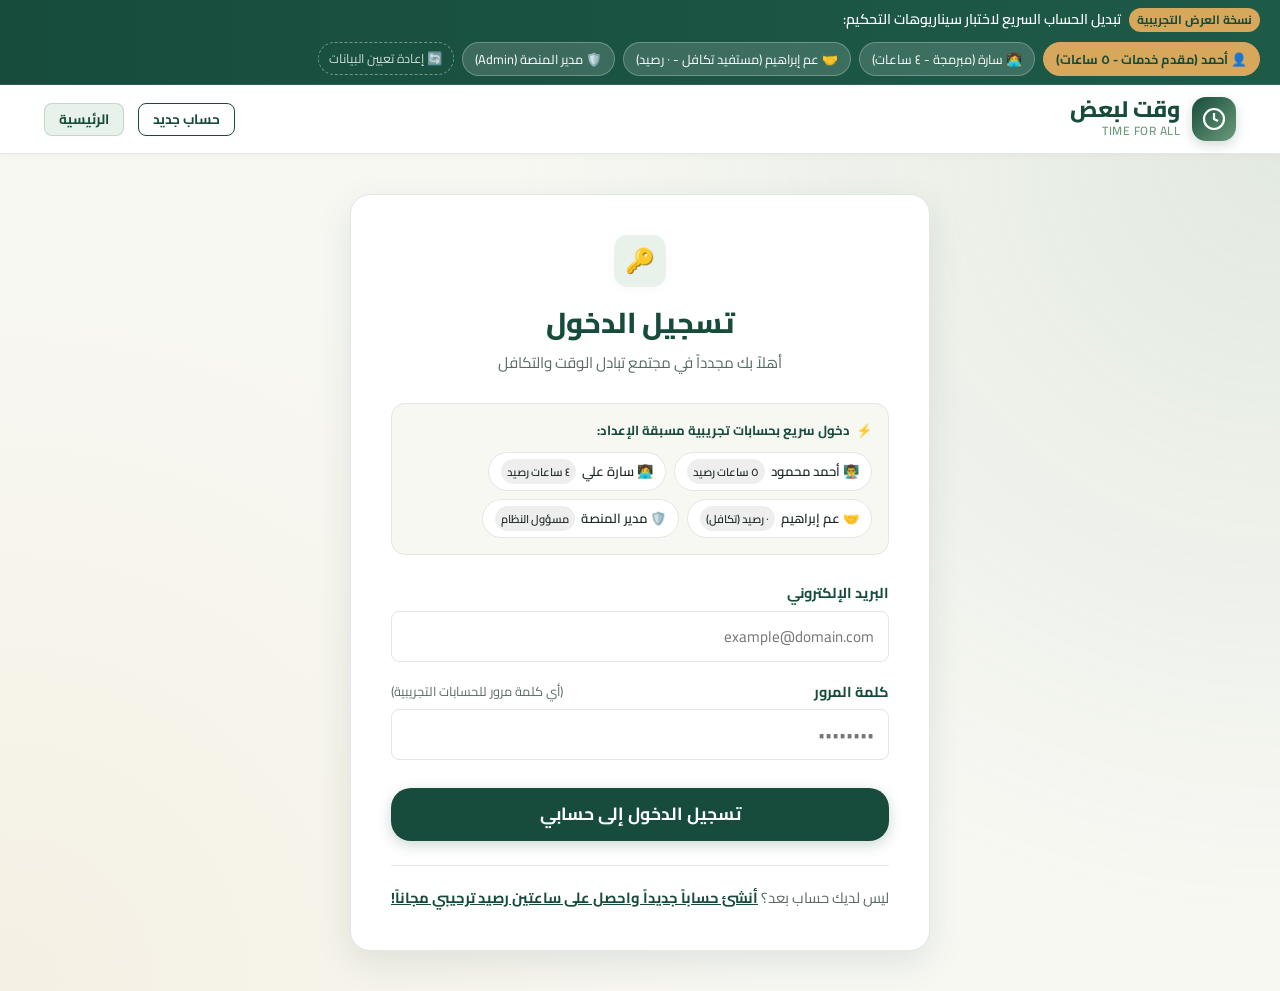
<file: time-for-all/login.html>
<!DOCTYPE html>
<html lang="ar" dir="rtl">
<head>
  <meta charset="UTF-8">
  <meta name="viewport" content="width=device-width, initial-scale=1.0">
  <title>تسجيل الدخول | وقت لبعض</title>
  
  <link rel="stylesheet" href="css/style.css">
  <link rel="stylesheet" href="css/auth.css">
  <link rel="stylesheet" href="css/responsive.css">
</head>
<body>

  <!-- Sticky Main Header -->
  <header class="main-header">
    <div class="nav-container">
      <a href="index.html" class="logo-brand">
        <div class="logo-icon-wrap">
          <svg width="24" height="24" viewBox="0 0 24 24" fill="none" stroke="currentColor" stroke-width="2.2">
            <circle cx="12" cy="12" r="10"></circle>
            <polyline points="12 6 12 12 16 14"></polyline>
          </svg>
        </div>
        <div class="logo-text-wrap">
          <span class="logo-main-title">وقت لبعض</span>
          <span class="logo-sub-title">TIME FOR ALL</span>
        </div>
      </a>

      <div class="nav-actions">
        <a href="register.html" class="btn btn-outline btn-sm">حساب جديد</a>
        <a href="index.html" class="btn btn-secondary btn-sm">الرئيسية</a>
      </div>
    </div>
  </header>

  <!-- Auth Content Wrapper -->
  <main class="auth-wrapper">
    <div class="auth-container">
      <div class="auth-header">
        <div class="auth-logo-badge">🔑</div>
        <h1 class="auth-title">تسجيل الدخول</h1>
        <p class="auth-subtitle">أهلاً بك مجدداً في مجتمع تبادل الوقت والتكافل</p>
      </div>

      <!-- Quick Fill Demo Accounts (For Hackathon Judges & Testing) -->
      <div class="demo-quick-login-box">
        <div class="demo-quick-title">
          <span>⚡</span>
          <span>دخول سريع بحسابات تجريبية مسبقة الإعداد:</span>
        </div>
        <div class="demo-pills-list">
          <button type="button" class="demo-user-pill" onclick="quickFillLogin('ahmed@example.com', 'password')">
            <span>👨‍🏫 أحمد محمود</span>
            <span class="badge-role">٥ ساعات رصيد</span>
          </button>
          <button type="button" class="demo-user-pill" onclick="quickFillLogin('sara@example.com', 'password')">
            <span>👩‍💻 سارة علي</span>
            <span class="badge-role">٤ ساعات رصيد</span>
          </button>
          <button type="button" class="demo-user-pill" onclick="quickFillLogin('ibrahim@example.com', 'password')">
            <span>🤝 عم إبراهيم</span>
            <span class="badge-role">٠ رصيد (تكافل)</span>
          </button>
          <button type="button" class="demo-user-pill" onclick="quickFillLogin('admin@waqt.org', 'admin')">
            <span>🛡️ مدير المنصة</span>
            <span class="badge-role">مسؤول النظام</span>
          </button>
        </div>
      </div>

      <!-- Login Form -->
      <form id="login-form">
        <div class="form-group">
          <label class="form-label" for="login-email">البريد الإلكتروني</label>
          <input type="email" id="login-email" class="form-control" placeholder="example@domain.com" required autocomplete="email">
        </div>

        <div class="form-group">
          <div style="display: flex; justify-content: space-between; align-items: center; margin-bottom: 6px;">
            <label class="form-label" for="login-password" style="margin-bottom: 0;">كلمة المرور</label>
            <span style="font-size: 0.8rem; color: var(--text-muted);">(أي كلمة مرور للحسابات التجريبية)</span>
          </div>
          <input type="password" id="login-password" class="form-control" placeholder="••••••••" required autocomplete="current-password">
        </div>

        <button type="submit" class="btn btn-primary btn-block btn-lg" style="margin-top: 10px;">
          تسجيل الدخول إلى حسابي
        </button>
      </form>

      <div class="auth-footer-links">
        ليس لديك حساب بعد؟ <a href="register.html">أنشئ حساباً جديداً واحصل على ساعتين رصيد ترحيبي مجاناً!</a>
      </div>
    </div>
  </main>

  <!-- Scripts -->
  <script src="js/storage.js"></script>
  <script src="js/app.js"></script>
  <script src="js/auth.js"></script>
</body>
</html>
</file>
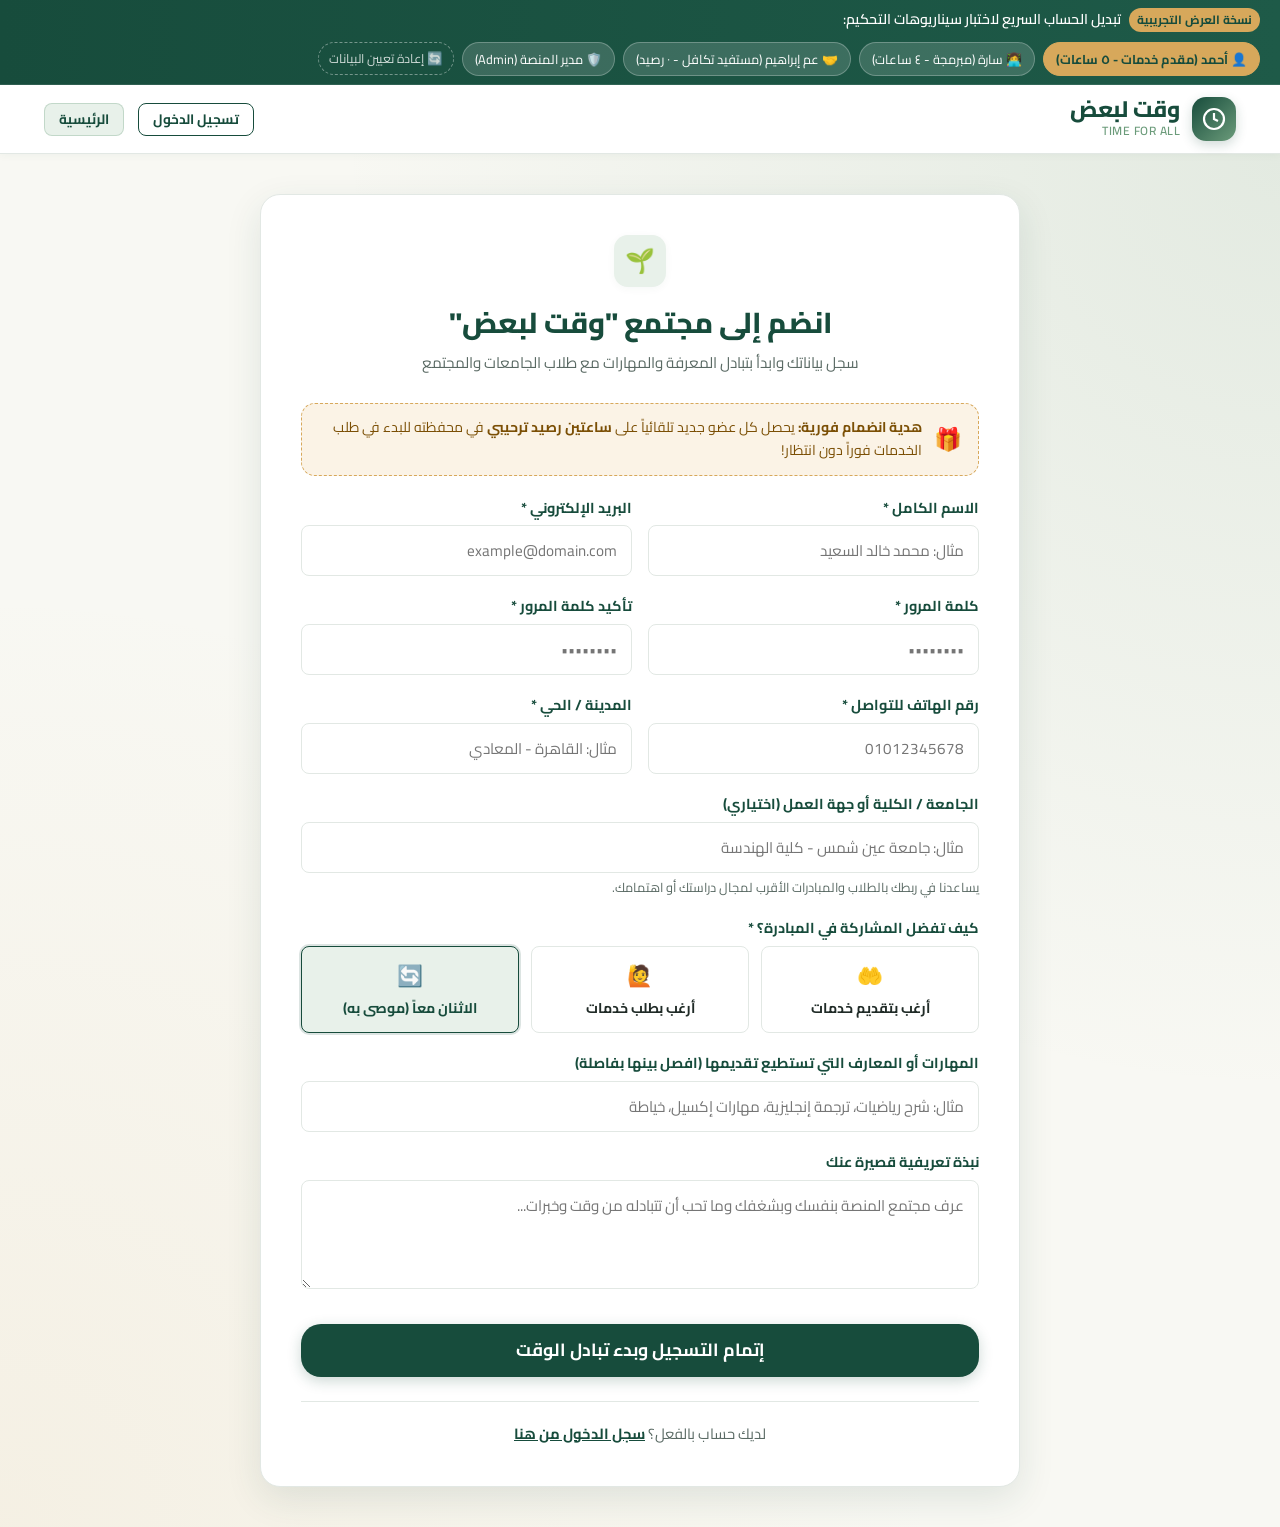
<file: time-for-all/register.html>
<!DOCTYPE html>
<html lang="ar" dir="rtl">
<head>
  <meta charset="UTF-8">
  <meta name="viewport" content="width=device-width, initial-scale=1.0">
  <title>إنشاء حساب جديد | وقت لبعض</title>
  
  <link rel="stylesheet" href="css/style.css">
  <link rel="stylesheet" href="css/auth.css">
  <link rel="stylesheet" href="css/responsive.css">
</head>
<body>

  <!-- Header -->
  <header class="main-header">
    <div class="nav-container">
      <a href="index.html" class="logo-brand">
        <div class="logo-icon-wrap">
          <svg width="24" height="24" viewBox="0 0 24 24" fill="none" stroke="currentColor" stroke-width="2.2">
            <circle cx="12" cy="12" r="10"></circle>
            <polyline points="12 6 12 12 16 14"></polyline>
          </svg>
        </div>
        <div class="logo-text-wrap">
          <span class="logo-main-title">وقت لبعض</span>
          <span class="logo-sub-title">TIME FOR ALL</span>
        </div>
      </a>

      <div class="nav-actions">
        <a href="login.html" class="btn btn-outline btn-sm">تسجيل الدخول</a>
        <a href="index.html" class="btn btn-secondary btn-sm">الرئيسية</a>
      </div>
    </div>
  </header>

  <!-- Auth Content Wrapper -->
  <main class="auth-wrapper">
    <div class="auth-container register-wide">
      <div class="auth-header">
        <div class="auth-logo-badge">🌱</div>
        <h1 class="auth-title">انضم إلى مجتمع "وقت لبعض"</h1>
        <p class="auth-subtitle">سجل بياناتك وابدأ بتبادل المعرفة والمهارات مع طلاب الجامعات والمجتمع</p>
      </div>

      <!-- Welcome Bonus Announcement -->
      <div class="welcome-bonus-banner">
        <span style="font-size: 1.4rem;">🎁</span>
        <div>
          <strong>هدية انضمام فورية:</strong>
          <span>يحصل كل عضو جديد تلقائياً على <strong>ساعتين رصيد ترحيبي</strong> في محفظته للبدء في طلب الخدمات فوراً دون انتظار!</span>
        </div>
      </div>

      <!-- Registration Form -->
      <form id="register-form">
        <!-- Row 1: Name & Email -->
        <div class="form-row">
          <div class="form-group">
            <label class="form-label" for="reg-name">الاسم الكامل *</label>
            <input type="text" id="reg-name" class="form-control" placeholder="مثال: محمد خالد السعيد" required>
          </div>
          <div class="form-group">
            <label class="form-label" for="reg-email">البريد الإلكتروني *</label>
            <input type="email" id="reg-email" class="form-control" placeholder="example@domain.com" required>
          </div>
        </div>

        <!-- Row 2: Passwords -->
        <div class="form-row">
          <div class="form-group">
            <label class="form-label" for="reg-password">كلمة المرور *</label>
            <input type="password" id="reg-password" class="form-control" placeholder="••••••••" required minlength="4">
          </div>
          <div class="form-group">
            <label class="form-label" for="reg-password-confirm">تأكيد كلمة المرور *</label>
            <input type="password" id="reg-password-confirm" class="form-control" placeholder="••••••••" required minlength="4">
          </div>
        </div>

        <!-- Row 3: Phone & City -->
        <div class="form-row">
          <div class="form-group">
            <label class="form-label" for="reg-phone">رقم الهاتف للتواصل *</label>
            <input type="tel" id="reg-phone" class="form-control" placeholder="01012345678" required>
          </div>
          <div class="form-group">
            <label class="form-label" for="reg-city">المدينة / الحي *</label>
            <input type="text" id="reg-city" class="form-control" placeholder="مثال: القاهرة - المعادي" required>
          </div>
        </div>

        <!-- Row 4: University / Org (Optional) -->
        <div class="form-group">
          <label class="form-label" for="reg-university">الجامعة / الكلية أو جهة العمل (اختياري)</label>
          <input type="text" id="reg-university" class="form-control" placeholder="مثال: جامعة عين شمس - كلية الهندسة">
          <div class="form-help">يساعدنا في ربطك بالطلاب والمبادرات الأقرب لمجال دراستك أو اهتمامك.</div>
        </div>

        <!-- Row 5: Participation Type -->
        <div class="form-group">
          <label class="form-label">كيف تفضل المشاركة في المبادرة؟ *</label>
          <div class="radio-group-boxes">
            <div class="radio-box-item">
              <input type="radio" name="participationType" id="type-provider" value="provider">
              <label for="type-provider" class="radio-box-label">
                <span style="font-size: 1.3rem;">🤲</span>
                <span>أرغب بتقديم خدمات</span>
              </label>
            </div>
            <div class="radio-box-item">
              <input type="radio" name="participationType" id="type-requester" value="requester">
              <label for="type-requester" class="radio-box-label">
                <span style="font-size: 1.3rem;">🙋</span>
                <span>أرغب بطلب خدمات</span>
              </label>
            </div>
            <div class="radio-box-item">
              <input type="radio" name="participationType" id="type-both" value="both" checked>
              <label for="type-both" class="radio-box-label">
                <span style="font-size: 1.3rem;">🔄</span>
                <span>الاثنان معاً (موصى به)</span>
              </label>
            </div>
          </div>
        </div>

        <!-- Row 6: Skills -->
        <div class="form-group">
          <label class="form-label" for="reg-skills">المهارات أو المعارف التي تستطيع تقديمها (افصل بينها بفاصلة)</label>
          <input type="text" id="reg-skills" class="form-control" placeholder="مثال: شرح رياضيات، ترجمة إنجليزية، مهارات إكسيل، خياطة">
        </div>

        <!-- Row 7: Short Bio -->
        <div class="form-group">
          <label class="form-label" for="reg-bio">نبذة تعريفية قصيرة عنك</label>
          <textarea id="reg-bio" class="form-control" rows="3" placeholder="عرف مجتمع المنصة بنفسك وبشغفك وما تحب أن تتبادله من وقت وخبرات..."></textarea>
        </div>

        <button type="submit" class="btn btn-primary btn-block btn-lg" style="margin-top: 10px;">
          إتمام التسجيل وبدء تبادل الوقت
        </button>
      </form>

      <div class="auth-footer-links">
        لديك حساب بالفعل؟ <a href="login.html">سجل الدخول من هنا</a>
      </div>
    </div>
  </main>

  <!-- Scripts -->
  <script src="js/storage.js"></script>
  <script src="js/app.js"></script>
  <script src="js/auth.js"></script>
</body>
</html>
</file>
<file: time-for-all/css/style.css>
/* ==========================================================================
   وقت لبعض | Time for All - Design System & Base Styling
   A Human-Centered Time Banking & Social Impact Platform
   ========================================================================== */

@import url('https://fonts.googleapis.com/css2?family=Cairo:wght@400;500;600;700;800;900&family=Tajawal:wght@400;500;700;800&family=Inter:wght@400;500;600;700&display=swap');

:root {
  /* Brand Palette */
  --primary: #174C3C;        /* Deep Forest Green */
  --primary-hover: #123d30;
  --primary-light: #235e4d;
  --secondary: #6B9B7A;      /* Soft Sage Green */
  --secondary-light: #d6e8dc;
  --light-green: #E8F1EA;    /* Pale minty background */
  --bg-warm: #F8F8F3;        /* Warm off-white */
  --accent: #D7A85B;         /* Subtle Gold / Amber */
  --accent-hover: #c49649;
  --accent-light: #fbf3e6;
  --text-dark: #202B27;      /* Deep slate green text */
  --text-muted: #5A6A64;     /* Medium gray-green */
  --text-light: #8E9E98;
  --white: #FFFFFF;
  --border-color: #E2E8E4;
  --border-focus: #6B9B7A;
  
  /* Status Colors */
  --status-pending: #E09F3E;
  --status-pending-bg: #FEF7EE;
  --status-approved: #2D6A4F;
  --status-approved-bg: #EAF4EE;
  --status-rejected: #C94A4A;
  --status-rejected-bg: #FDECEC;
  --status-info: #3E848C;
  --status-info-bg: #EDF7F8;
  
  /* Shadows & Radius */
  --radius-sm: 8px;
  --radius-md: 14px;
  --radius-lg: 20px;
  --radius-full: 9999px;
  --shadow-sm: 0 2px 8px rgba(23, 76, 60, 0.04);
  --shadow-md: 0 6px 20px rgba(23, 76, 60, 0.07);
  --shadow-lg: 0 12px 36px rgba(23, 76, 60, 0.11);
  --shadow-glow: 0 0 25px rgba(215, 168, 91, 0.25);
  
  /* Transitions */
  --transition: all 0.25s cubic-bezier(0.2, 0.8, 0.2, 1);
}

/* Base Reset & RTL */
*, *::before, *::after {
  box-sizing: border-box;
  margin: 0;
  padding: 0;
}

html {
  font-size: 16px;
  scroll-behavior: smooth;
  direction: rtl;
  text-align: right;
}

body {
  font-family: 'Cairo', 'Tajawal', -apple-system, BlinkMacSystemFont, 'Segoe UI', Roboto, sans-serif;
  background-color: var(--bg-warm);
  color: var(--text-dark);
  line-height: 1.65;
  overflow-x: hidden;
  min-height: 100vh;
  display: flex;
  flex-direction: column;
}

a {
  color: inherit;
  text-decoration: none;
  transition: var(--transition);
}

ul, ol {
  list-style: none;
}

img {
  max-width: 100%;
  height: auto;
  display: block;
}

button, input, select, textarea {
  font-family: inherit;
  font-size: 1rem;
}

/* Typography Helpers */
h1, h2, h3, h4, h5, h6 {
  color: var(--primary);
  font-weight: 700;
  line-height: 1.35;
}

.text-accent { color: var(--accent); }
.text-primary { color: var(--primary); }
.text-secondary { color: var(--secondary); }
.text-muted { color: var(--text-muted); }

/* Demo Quick Switcher Header Banner */
.demo-bar {
  background: linear-gradient(90deg, #174c3c 0%, #1e5a48 100%);
  color: var(--white);
  padding: 8px 16px;
  font-size: 0.88rem;
  border-bottom: 1px solid rgba(255, 255, 255, 0.1);
  position: relative;
  z-index: 1010;
}

.demo-bar-inner {
  max-width: 1240px;
  margin: 0 auto;
  display: flex;
  align-items: center;
  justify-content: space-between;
  flex-wrap: wrap;
  gap: 10px;
}

.demo-bar-title {
  display: flex;
  align-items: center;
  gap: 8px;
  font-weight: 600;
}

.demo-bar-title .pill-tag {
  background: var(--accent);
  color: #174C3C;
  font-size: 0.75rem;
  padding: 2px 8px;
  border-radius: var(--radius-full);
  font-weight: 700;
}

.demo-switch-group {
  display: flex;
  align-items: center;
  gap: 8px;
  flex-wrap: wrap;
}

.demo-switch-btn {
  background: rgba(255, 255, 255, 0.15);
  border: 1px solid rgba(255, 255, 255, 0.25);
  color: #fff;
  padding: 4px 12px;
  border-radius: var(--radius-full);
  font-size: 0.8rem;
  cursor: pointer;
  transition: var(--transition);
  display: inline-flex;
  align-items: center;
  gap: 5px;
}

.demo-switch-btn:hover {
  background: rgba(255, 255, 255, 0.3);
  transform: translateY(-1px);
}

.demo-switch-btn.active {
  background: var(--accent);
  color: var(--primary);
  font-weight: 700;
  border-color: var(--accent);
}

.demo-reset-btn {
  background: transparent;
  color: rgba(255, 255, 255, 0.8);
  border: 1px dashed rgba(255, 255, 255, 0.4);
  padding: 4px 10px;
  border-radius: var(--radius-full);
  font-size: 0.78rem;
  cursor: pointer;
}
.demo-reset-btn:hover {
  background: rgba(200, 50, 50, 0.3);
  color: #fff;
}

/* Main Navigation Bar */
.main-header {
  position: sticky;
  top: 0;
  background: rgba(255, 255, 255, 0.95);
  backdrop-filter: blur(12px);
  -webkit-backdrop-filter: blur(12px);
  border-bottom: 1px solid var(--border-color);
  z-index: 1000;
  box-shadow: var(--shadow-sm);
  transition: var(--transition);
}

.nav-container {
  max-width: 1240px;
  margin: 0 auto;
  padding: 12px 24px;
  display: flex;
  align-items: center;
  justify-content: space-between;
}

.logo-brand {
  display: flex;
  align-items: center;
  gap: 12px;
}

.logo-icon-wrap {
  width: 44px;
  height: 44px;
  background: linear-gradient(135deg, var(--primary) 0%, var(--secondary) 100%);
  border-radius: var(--radius-md);
  display: flex;
  align-items: center;
  justify-content: center;
  color: var(--white);
  box-shadow: 0 4px 12px rgba(23, 76, 60, 0.2);
}

.logo-text-wrap {
  display: flex;
  flex-direction: column;
}

.logo-main-title {
  font-size: 1.4rem;
  font-weight: 800;
  color: var(--primary);
  line-height: 1.1;
}

.logo-sub-title {
  font-size: 0.75rem;
  font-weight: 600;
  color: var(--secondary);
  letter-spacing: 0.5px;
}

.nav-menu {
  display: flex;
  align-items: center;
  gap: 24px;
}

.nav-link {
  font-weight: 600;
  color: var(--text-muted);
  padding: 6px 4px;
  position: relative;
}

.nav-link:hover, .nav-link.active {
  color: var(--primary);
}

.nav-link.active::after {
  content: '';
  position: absolute;
  bottom: 0;
  right: 0;
  left: 0;
  height: 2.5px;
  background: var(--primary);
  border-radius: 2px;
}

.nav-actions {
  display: flex;
  align-items: center;
  gap: 14px;
}

/* User Pill in Header (When Logged in) */
.user-nav-profile {
  display: flex;
  align-items: center;
  gap: 12px;
  background: var(--light-green);
  padding: 5px 12px 5px 6px;
  border-radius: var(--radius-full);
  border: 1px solid rgba(107, 155, 122, 0.3);
  cursor: pointer;
  position: relative;
}

.user-nav-avatar {
  width: 34px;
  height: 34px;
  border-radius: 50%;
  object-fit: cover;
  border: 2px solid var(--white);
}

.user-nav-info {
  display: flex;
  flex-direction: column;
  line-height: 1.2;
}

.user-nav-name {
  font-size: 0.85rem;
  font-weight: 700;
  color: var(--primary);
}

.user-nav-balance {
  font-size: 0.75rem;
  font-weight: 600;
  color: var(--secondary);
  display: flex;
  align-items: center;
  gap: 4px;
}

/* Notification Bell */
.notif-bell-btn {
  background: var(--bg-warm);
  border: 1px solid var(--border-color);
  width: 40px;
  height: 40px;
  border-radius: 50%;
  display: flex;
  align-items: center;
  justify-content: center;
  cursor: pointer;
  position: relative;
  color: var(--primary);
  transition: var(--transition);
}

.notif-bell-btn:hover {
  background: var(--light-green);
  color: var(--primary);
}

.notif-badge {
  position: absolute;
  top: -3px;
  left: -3px;
  background: var(--accent);
  color: var(--primary);
  font-size: 0.7rem;
  font-weight: 800;
  width: 18px;
  height: 18px;
  border-radius: 50%;
  display: flex;
  align-items: center;
  justify-content: center;
  border: 2px solid var(--white);
}

/* Mobile Toggle */
.mobile-nav-toggle {
  display: none;
  background: transparent;
  border: none;
  color: var(--primary);
  cursor: pointer;
  padding: 8px;
}

/* Buttons System */
.btn {
  display: inline-flex;
  align-items: center;
  justify-content: center;
  gap: 8px;
  padding: 10px 22px;
  font-weight: 700;
  border-radius: var(--radius-md);
  cursor: pointer;
  transition: var(--transition);
  border: none;
  text-decoration: none;
  line-height: 1.4;
  white-space: nowrap;
}

.btn-primary {
  background: var(--primary);
  color: var(--white);
  box-shadow: 0 4px 14px rgba(23, 76, 60, 0.22);
}

.btn-primary:hover {
  background: var(--primary-hover);
  transform: translateY(-2px);
  box-shadow: 0 6px 18px rgba(23, 76, 60, 0.3);
}

.btn-secondary {
  background: var(--light-green);
  color: var(--primary);
  border: 1px solid rgba(107, 155, 122, 0.3);
}

.btn-secondary:hover {
  background: #dbeef0;
  color: var(--primary-hover);
}

.btn-outline {
  background: transparent;
  color: var(--primary);
  border: 1.5px solid var(--primary);
}

.btn-outline:hover {
  background: var(--primary);
  color: var(--white);
}

.btn-accent {
  background: var(--accent);
  color: var(--primary);
  box-shadow: 0 4px 14px rgba(215, 168, 91, 0.3);
}

.btn-accent:hover {
  background: var(--accent-hover);
  color: #fff;
  transform: translateY(-2px);
}

.btn-danger {
  background: var(--status-rejected);
  color: var(--white);
}
.btn-danger:hover {
  background: #b23a3a;
}

.btn-sm {
  padding: 6px 14px;
  font-size: 0.85rem;
  border-radius: var(--radius-sm);
}

.btn-lg {
  padding: 14px 30px;
  font-size: 1.1rem;
  border-radius: var(--radius-lg);
}

.btn-block {
  width: 100%;
}

/* Badges */
.badge {
  display: inline-flex;
  align-items: center;
  gap: 5px;
  padding: 4px 10px;
  border-radius: var(--radius-full);
  font-size: 0.78rem;
  font-weight: 700;
}

.badge-solidarity {
  background: var(--accent-light);
  color: #a06e1e;
  border: 1px solid rgba(215, 168, 91, 0.4);
}

.badge-online {
  background: #e6f4ea;
  color: #137333;
}

.badge-inperson {
  background: #e8f0fe;
  color: #1a73e8;
}

.badge-pending {
  background: var(--status-pending-bg);
  color: var(--status-pending);
}

.badge-scheduled, .badge-accepted {
  background: #e8f0fe;
  color: #1967d2;
}

.badge-completed {
  background: var(--status-approved-bg);
  color: var(--status-approved);
}

.badge-rejected, .badge-cancelled {
  background: var(--status-rejected-bg);
  color: var(--status-rejected);
}

/* Layout Container */
.container {
  max-width: 1240px;
  margin: 0 auto;
  padding: 0 24px;
}

.section-padding {
  padding: 70px 0;
}

/* Section Header */
.section-header {
  text-align: center;
  max-width: 680px;
  margin: 0 auto 50px auto;
}

.section-subtitle {
  font-size: 0.95rem;
  font-weight: 700;
  color: var(--secondary);
  text-transform: uppercase;
  letter-spacing: 1px;
  margin-bottom: 8px;
  display: inline-block;
}

.section-title {
  font-size: 2.2rem;
  font-weight: 800;
  color: var(--primary);
  margin-bottom: 14px;
}

.section-desc {
  font-size: 1.05rem;
  color: var(--text-muted);
}

/* Hero Section */
.hero-section {
  position: relative;
  padding: 60px 0 80px 0;
  background: linear-gradient(180deg, #F8F8F3 0%, #E8F1EA 100%);
  overflow: hidden;
}

.hero-grid {
  display: grid;
  grid-template-columns: 1.15fr 0.85fr;
  align-items: center;
  gap: 50px;
}

.hero-tag {
  display: inline-flex;
  align-items: center;
  gap: 8px;
  background: var(--white);
  padding: 6px 16px;
  border-radius: var(--radius-full);
  font-size: 0.88rem;
  font-weight: 700;
  color: var(--primary);
  box-shadow: var(--shadow-sm);
  margin-bottom: 20px;
  border: 1px solid var(--border-color);
}

.hero-tag span {
  color: var(--accent);
}

.hero-title {
  font-size: 3.2rem;
  font-weight: 900;
  line-height: 1.25;
  color: var(--primary);
  margin-bottom: 20px;
}

.hero-title .highlight {
  color: var(--secondary);
  position: relative;
  display: inline-block;
}

.hero-desc {
  font-size: 1.2rem;
  color: var(--text-muted);
  line-height: 1.7;
  margin-bottom: 34px;
}

.hero-buttons {
  display: flex;
  align-items: center;
  gap: 16px;
  flex-wrap: wrap;
  margin-bottom: 36px;
}

.hero-trust-badges {
  display: flex;
  align-items: center;
  gap: 24px;
  border-top: 1px solid rgba(23, 76, 60, 0.1);
  padding-top: 24px;
}

.trust-item {
  display: flex;
  align-items: center;
  gap: 10px;
  font-size: 0.9rem;
  font-weight: 600;
  color: var(--text-muted);
}

.trust-icon {
  width: 32px;
  height: 32px;
  border-radius: 50%;
  background: var(--white);
  display: flex;
  align-items: center;
  justify-content: center;
  color: var(--primary);
  box-shadow: var(--shadow-sm);
}

/* Hero Visual Graphic / Card */
.hero-visual-wrap {
  position: relative;
}

.hero-card-main {
  background: var(--white);
  border-radius: var(--radius-lg);
  padding: 28px;
  box-shadow: var(--shadow-lg);
  border: 1px solid rgba(107, 155, 122, 0.2);
  position: relative;
  z-index: 2;
}

.hero-time-circle {
  width: 140px;
  height: 140px;
  margin: 0 auto 20px auto;
  border-radius: 50%;
  background: linear-gradient(135deg, var(--light-green) 0%, #fff 100%);
  border: 6px solid var(--white);
  box-shadow: var(--shadow-md);
  display: flex;
  flex-direction: column;
  align-items: center;
  justify-content: center;
  text-align: center;
}

.hero-time-circle .num {
  font-size: 2.4rem;
  font-weight: 900;
  color: var(--primary);
  line-height: 1;
}

.hero-time-circle .lbl {
  font-size: 0.85rem;
  font-weight: 700;
  color: var(--secondary);
}

.hero-exchange-row {
  display: flex;
  align-items: center;
  justify-content: space-between;
  background: var(--bg-warm);
  padding: 14px 18px;
  border-radius: var(--radius-md);
  margin-bottom: 16px;
}

.hero-user-mini {
  display: flex;
  align-items: center;
  gap: 10px;
}

.hero-user-mini img {
  width: 42px;
  height: 42px;
  border-radius: 50%;
  object-fit: cover;
}

.hero-user-mini .name {
  font-weight: 700;
  font-size: 0.9rem;
  color: var(--primary);
}

.hero-user-mini .skill {
  font-size: 0.78rem;
  color: var(--text-muted);
}

.hero-exchange-badge {
  background: var(--accent-light);
  color: #9d6812;
  font-weight: 800;
  font-size: 0.85rem;
  padding: 4px 12px;
  border-radius: var(--radius-full);
}

.hero-floating-card {
  position: absolute;
  background: var(--white);
  border-radius: var(--radius-md);
  padding: 14px 18px;
  box-shadow: var(--shadow-lg);
  display: flex;
  align-items: center;
  gap: 12px;
  border: 1px solid var(--border-color);
  z-index: 3;
}

.hero-floating-1 {
  bottom: -20px;
  right: -25px;
}

.hero-floating-2 {
  top: -15px;
  left: -20px;
}

/* How It Works Section */
.steps-grid {
  display: grid;
  grid-template-columns: repeat(4, 1fr);
  gap: 24px;
  position: relative;
}

.step-card {
  background: var(--white);
  border-radius: var(--radius-lg);
  padding: 30px 24px;
  text-align: center;
  box-shadow: var(--shadow-sm);
  border: 1px solid var(--border-color);
  transition: var(--transition);
  position: relative;
}

.step-card:hover {
  transform: translateY(-6px);
  box-shadow: var(--shadow-md);
  border-color: var(--secondary);
}

.step-num-badge {
  width: 44px;
  height: 44px;
  background: var(--light-green);
  color: var(--primary);
  font-size: 1.2rem;
  font-weight: 800;
  border-radius: 50%;
  display: flex;
  align-items: center;
  justify-content: center;
  margin: 0 auto 18px auto;
  border: 2px solid var(--white);
  box-shadow: var(--shadow-sm);
}

.step-title {
  font-size: 1.15rem;
  font-weight: 700;
  margin-bottom: 10px;
  color: var(--primary);
}

.step-desc {
  font-size: 0.92rem;
  color: var(--text-muted);
  line-height: 1.55;
}

/* Features Grid */
.features-grid {
  display: grid;
  grid-template-columns: repeat(3, 1fr);
  gap: 28px;
}

.feature-card {
  background: var(--white);
  border-radius: var(--radius-lg);
  padding: 32px 26px;
  box-shadow: var(--shadow-sm);
  border: 1px solid var(--border-color);
  transition: var(--transition);
}

.feature-card:hover {
  transform: translateY(-5px);
  box-shadow: var(--shadow-md);
  border-color: var(--secondary);
}

.feature-icon-box {
  width: 58px;
  height: 58px;
  border-radius: var(--radius-md);
  background: var(--light-green);
  color: var(--primary);
  display: flex;
  align-items: center;
  justify-content: center;
  margin-bottom: 20px;
}

.feature-title {
  font-size: 1.25rem;
  font-weight: 700;
  margin-bottom: 12px;
  color: var(--primary);
}

.feature-desc {
  font-size: 0.95rem;
  color: var(--text-muted);
  line-height: 1.6;
}

/* Impact Statistics */
.impact-section {
  background: var(--primary);
  color: var(--white);
  border-radius: var(--radius-lg);
  padding: 60px 40px;
  margin: 40px auto;
  position: relative;
  overflow: hidden;
}

.impact-header {
  text-align: center;
  max-width: 600px;
  margin: 0 auto 40px auto;
}

.impact-header h2 {
  color: var(--white);
  font-size: 2.2rem;
  margin-bottom: 10px;
}

.impact-header p {
  color: rgba(255, 255, 255, 0.8);
  font-size: 1rem;
}

.impact-grid {
  display: grid;
  grid-template-columns: repeat(4, 1fr);
  gap: 24px;
}

.impact-stat-card {
  background: rgba(255, 255, 255, 0.08);
  border: 1px solid rgba(255, 255, 255, 0.15);
  border-radius: var(--radius-md);
  padding: 26px 20px;
  text-align: center;
  backdrop-filter: blur(8px);
}

.impact-number {
  font-size: 2.8rem;
  font-weight: 900;
  color: var(--accent);
  line-height: 1.1;
  margin-bottom: 8px;
}

.impact-label {
  font-size: 1rem;
  font-weight: 600;
  color: var(--white);
  margin-bottom: 6px;
}

.impact-demo-note {
  font-size: 0.75rem;
  color: rgba(255, 255, 255, 0.6);
}

/* Services Marketplace Cards */
.services-grid {
  display: grid;
  grid-template-columns: repeat(3, 1fr);
  gap: 28px;
}

.service-card {
  background: var(--white);
  border-radius: var(--radius-lg);
  border: 1px solid var(--border-color);
  box-shadow: var(--shadow-sm);
  overflow: hidden;
  transition: var(--transition);
  display: flex;
  flex-direction: column;
}

.service-card:hover {
  transform: translateY(-5px);
  box-shadow: var(--shadow-md);
  border-color: var(--secondary);
}

.service-card-body {
  padding: 24px;
  flex: 1;
  display: flex;
  flex-direction: column;
}

.service-card-top {
  display: flex;
  align-items: center;
  justify-content: space-between;
  margin-bottom: 14px;
}

.service-category {
  font-size: 0.8rem;
  font-weight: 700;
  color: var(--secondary);
  background: var(--light-green);
  padding: 4px 10px;
  border-radius: var(--radius-full);
}

.service-duration-badge {
  display: flex;
  align-items: center;
  gap: 4px;
  font-size: 0.85rem;
  font-weight: 700;
  color: var(--primary);
  background: var(--bg-warm);
  padding: 4px 10px;
  border-radius: var(--radius-full);
  border: 1px solid var(--border-color);
}

.service-card-title {
  font-size: 1.15rem;
  font-weight: 700;
  color: var(--primary);
  margin-bottom: 10px;
  line-height: 1.4;
}

.service-card-desc {
  font-size: 0.92rem;
  color: var(--text-muted);
  line-height: 1.55;
  margin-bottom: 20px;
  flex: 1;
}

.service-provider-info {
  display: flex;
  align-items: center;
  justify-content: space-between;
  border-top: 1px solid var(--border-color);
  padding-top: 16px;
  margin-bottom: 16px;
}

.provider-meta {
  display: flex;
  align-items: center;
  gap: 10px;
}

.provider-avatar {
  width: 38px;
  height: 38px;
  border-radius: 50%;
  object-fit: cover;
}

.provider-name {
  font-size: 0.88rem;
  font-weight: 700;
  color: var(--text-dark);
}

.service-rating {
  display: flex;
  align-items: center;
  gap: 4px;
  font-size: 0.85rem;
  font-weight: 700;
  color: var(--accent);
}

.service-card-footer {
  padding: 0 24px 24px 24px;
}

/* Solidarity Highlight Banner (Heroic CTA) */
.solidarity-banner {
  background: linear-gradient(135deg, #123d30 0%, #174c3c 60%, #235e4d 100%);
  border-radius: var(--radius-lg);
  padding: 60px 48px;
  color: var(--white);
  position: relative;
  overflow: hidden;
  box-shadow: var(--shadow-lg);
  margin: 60px 0;
}

.solidarity-banner::before {
  content: '';
  position: absolute;
  top: -50px;
  left: -50px;
  width: 250px;
  height: 250px;
  background: radial-gradient(circle, rgba(215, 168, 91, 0.25) 0%, transparent 70%);
  border-radius: 50%;
}

.solidarity-banner-inner {
  position: relative;
  z-index: 2;
  display: grid;
  grid-template-columns: 1.3fr 0.7fr;
  align-items: center;
  gap: 40px;
}

.solidarity-banner-tag {
  background: rgba(215, 168, 91, 0.2);
  color: var(--accent);
  border: 1px solid rgba(215, 168, 91, 0.4);
  padding: 6px 14px;
  border-radius: var(--radius-full);
  font-size: 0.85rem;
  font-weight: 800;
  display: inline-block;
  margin-bottom: 16px;
}

.solidarity-banner-title {
  font-size: 2.4rem;
  font-weight: 900;
  color: var(--white);
  margin-bottom: 16px;
  line-height: 1.3;
}

.solidarity-banner-desc {
  font-size: 1.1rem;
  color: rgba(255, 255, 255, 0.85);
  line-height: 1.7;
  margin-bottom: 28px;
}

.solidarity-banner-actions {
  display: flex;
  gap: 16px;
  flex-wrap: wrap;
}

.solidarity-stats-box {
  background: rgba(255, 255, 255, 0.1);
  backdrop-filter: blur(10px);
  border: 1px solid rgba(255, 255, 255, 0.2);
  border-radius: var(--radius-md);
  padding: 24px;
  text-align: center;
}

.solidarity-pool-num {
  font-size: 3.2rem;
  font-weight: 900;
  color: var(--accent);
  line-height: 1;
  margin-bottom: 6px;
}

.solidarity-pool-label {
  font-size: 0.95rem;
  font-weight: 700;
  color: var(--white);
  margin-bottom: 16px;
}

/* Footer */
.main-footer {
  background: #102B22;
  color: #D3E0DA;
  padding: 60px 0 24px 0;
  margin-top: auto;
  border-top: 1px solid rgba(255, 255, 255, 0.08);
}

.footer-grid {
  display: grid;
  grid-template-columns: 1.5fr 1fr 1fr 1fr;
  gap: 40px;
  margin-bottom: 40px;
}

.footer-col-about p {
  font-size: 0.92rem;
  line-height: 1.7;
  margin-top: 14px;
  color: #A0B3AB;
}

.footer-heading {
  font-size: 1.1rem;
  font-weight: 700;
  color: var(--white);
  margin-bottom: 18px;
  position: relative;
}

.footer-links li {
  margin-bottom: 10px;
}

.footer-links a {
  font-size: 0.92rem;
  color: #A0B3AB;
}

.footer-links a:hover {
  color: var(--accent);
  padding-right: 4px;
}

.footer-bottom {
  border-top: 1px solid rgba(255, 255, 255, 0.08);
  padding-top: 24px;
  display: flex;
  align-items: center;
  justify-content: space-between;
  font-size: 0.88rem;
  color: #7B8F86;
}

/* Toast Notifications */
.toast-container {
  position: fixed;
  bottom: 24px;
  left: 24px;
  z-index: 9999;
  display: flex;
  flex-direction: column;
  gap: 12px;
  pointer-events: none;
}

.toast {
  pointer-events: auto;
  min-width: 300px;
  max-width: 420px;
  background: var(--white);
  border-radius: var(--radius-md);
  padding: 14px 18px;
  box-shadow: var(--shadow-lg);
  display: flex;
  align-items: flex-start;
  gap: 12px;
  border-right: 5px solid var(--primary);
  animation: toastSlideIn 0.3s ease forwards;
}

@keyframes toastSlideIn {
  from {
    opacity: 0;
    transform: translateY(20px);
  }
  to {
    opacity: 1;
    transform: translateY(0);
  }
}

.toast.toast-success { border-right-color: #2D6A4F; }
.toast.toast-error { border-right-color: #C94A4A; }
.toast.toast-warning { border-right-color: #E09F3E; }
.toast.toast-info { border-right-color: #3E848C; }

.toast-icon {
  font-size: 1.2rem;
  margin-top: 2px;
}

.toast-content {
  flex: 1;
}

.toast-title {
  font-weight: 700;
  font-size: 0.92rem;
  color: var(--text-dark);
  margin-bottom: 2px;
}

.toast-msg {
  font-size: 0.85rem;
  color: var(--text-muted);
}

.toast-close {
  background: transparent;
  border: none;
  color: var(--text-muted);
  cursor: pointer;
  padding: 2px;
  font-size: 1rem;
}

/* Modal Dialog */
.modal-overlay {
  position: fixed;
  inset: 0;
  background: rgba(18, 38, 31, 0.6);
  backdrop-filter: blur(4px);
  z-index: 9990;
  display: flex;
  align-items: center;
  justify-content: center;
  padding: 20px;
  opacity: 0;
  pointer-events: none;
  transition: opacity 0.25s ease;
}

.modal-overlay.active {
  opacity: 1;
  pointer-events: auto;
}

.modal-content {
  background: var(--white);
  border-radius: var(--radius-lg);
  max-width: 540px;
  width: 100%;
  max-height: 90vh;
  overflow-y: auto;
  box-shadow: var(--shadow-lg);
  transform: translateY(20px) scale(0.97);
  transition: transform 0.25s ease;
  position: relative;
}

.modal-overlay.active .modal-content {
  transform: translateY(0) scale(1);
}

.modal-header {
  padding: 20px 24px;
  border-bottom: 1px solid var(--border-color);
  display: flex;
  align-items: center;
  justify-content: space-between;
}

.modal-title {
  font-size: 1.25rem;
  font-weight: 800;
  color: var(--primary);
}

.modal-close-btn {
  background: var(--bg-warm);
  border: none;
  width: 32px;
  height: 32px;
  border-radius: 50%;
  cursor: pointer;
  color: var(--text-muted);
  display: flex;
  align-items: center;
  justify-content: center;
  transition: var(--transition);
}

.modal-close-btn:hover {
  background: var(--light-green);
  color: var(--primary);
}

.modal-body {
  padding: 24px;
}

.modal-footer {
  padding: 16px 24px;
  border-top: 1px solid var(--border-color);
  display: flex;
  align-items: center;
  justify-content: flex-end;
  gap: 12px;
  background: var(--bg-warm);
  border-bottom-left-radius: var(--radius-lg);
  border-bottom-right-radius: var(--radius-lg);
}

/* Form Controls */
.form-group {
  margin-bottom: 18px;
}

.form-label {
  display: block;
  font-size: 0.9rem;
  font-weight: 700;
  color: var(--primary);
  margin-bottom: 6px;
}

.form-control, .form-select, textarea {
  width: 100%;
  padding: 10px 14px;
  border-radius: var(--radius-sm);
  border: 1.5px solid var(--border-color);
  background: var(--white);
  color: var(--text-dark);
  font-size: 0.95rem;
  transition: var(--transition);
  direction: rtl;
}

.form-control:focus, .form-select:focus, textarea:focus {
  outline: none;
  border-color: var(--secondary);
  box-shadow: 0 0 0 3px rgba(107, 155, 122, 0.2);
}

textarea {
  min-height: 100px;
  resize: vertical;
}

.form-help {
  font-size: 0.8rem;
  color: var(--text-muted);
  margin-top: 4px;
}

/* Empty State */
.empty-state {
  text-align: center;
  padding: 48px 20px;
}

.empty-state-icon {
  width: 64px;
  height: 64px;
  background: var(--light-green);
  border-radius: 50%;
  display: flex;
  align-items: center;
  justify-content: center;
  color: var(--primary);
  margin: 0 auto 16px auto;
}

.empty-state-title {
  font-size: 1.2rem;
  font-weight: 700;
  color: var(--primary);
  margin-bottom: 6px;
}

.empty-state-desc {
  font-size: 0.92rem;
  color: var(--text-muted);
  max-width: 400px;
  margin: 0 auto 20px auto;
}
</file>
<file: time-for-all/css/auth.css>
/* ==========================================================================
   وقت لبعض | Time for All - Authentication Styles (Login & Register)
   ========================================================================== */

.auth-wrapper {
  min-height: calc(100vh - 160px);
  display: flex;
  align-items: center;
  justify-content: center;
  padding: 40px 20px;
  background: radial-gradient(circle at top right, rgba(107, 155, 122, 0.15), transparent 50%),
              radial-gradient(circle at bottom left, rgba(215, 168, 91, 0.1), transparent 50%);
}

.auth-container {
  width: 100%;
  max-width: 580px;
  background: var(--white);
  border-radius: var(--radius-lg);
  box-shadow: var(--shadow-lg);
  border: 1px solid var(--border-color);
  padding: 40px;
  position: relative;
  overflow: hidden;
}

.auth-container.register-wide {
  max-width: 760px;
}

.auth-header {
  text-align: center;
  margin-bottom: 28px;
}

.auth-logo-badge {
  width: 52px;
  height: 52px;
  background: var(--light-green);
  color: var(--primary);
  border-radius: var(--radius-md);
  display: flex;
  align-items: center;
  justify-content: center;
  margin: 0 auto 16px auto;
  font-size: 1.5rem;
  box-shadow: var(--shadow-sm);
}

.auth-title {
  font-size: 1.8rem;
  font-weight: 800;
  color: var(--primary);
  margin-bottom: 8px;
}

.auth-subtitle {
  font-size: 0.95rem;
  color: var(--text-muted);
}

/* Quick Fill Demo Pills */
.demo-quick-login-box {
  background: var(--bg-warm);
  border: 1px solid var(--border-color);
  border-radius: var(--radius-md);
  padding: 16px;
  margin-bottom: 26px;
}

.demo-quick-title {
  font-size: 0.82rem;
  font-weight: 700;
  color: var(--primary);
  margin-bottom: 10px;
  display: flex;
  align-items: center;
  gap: 6px;
}

.demo-pills-list {
  display: flex;
  flex-wrap: wrap;
  gap: 8px;
}

.demo-user-pill {
  background: var(--white);
  border: 1px solid var(--border-color);
  padding: 6px 12px;
  border-radius: var(--radius-full);
  font-size: 0.82rem;
  font-weight: 600;
  color: var(--text-dark);
  cursor: pointer;
  transition: var(--transition);
  display: flex;
  align-items: center;
  gap: 6px;
}

.demo-user-pill:hover {
  background: var(--light-green);
  border-color: var(--secondary);
  color: var(--primary);
  transform: translateY(-1px);
}

.demo-user-pill .badge-role {
  font-size: 0.7rem;
  padding: 2px 6px;
  border-radius: var(--radius-full);
  background: #eee;
}

/* Form Layout Grid for Register */
.form-row {
  display: grid;
  grid-template-columns: 1fr 1fr;
  gap: 16px;
}

.radio-group-boxes {
  display: grid;
  grid-template-columns: repeat(3, 1fr);
  gap: 12px;
  margin-top: 6px;
}

.radio-box-item {
  position: relative;
}

.radio-box-item input[type="radio"] {
  position: absolute;
  opacity: 0;
  width: 0;
  height: 0;
}

.radio-box-label {
  display: flex;
  flex-direction: column;
  align-items: center;
  justify-content: center;
  text-align: center;
  padding: 12px 8px;
  border: 1.5px solid var(--border-color);
  border-radius: var(--radius-sm);
  cursor: pointer;
  background: var(--white);
  transition: var(--transition);
  font-size: 0.88rem;
  font-weight: 700;
  color: var(--text-dark);
  gap: 4px;
}

.radio-box-item input[type="radio"]:checked + .radio-box-label {
  border-color: var(--primary);
  background: var(--light-green);
  color: var(--primary);
  box-shadow: 0 0 0 2px rgba(23, 76, 60, 0.15);
}

.auth-footer-links {
  text-align: center;
  margin-top: 24px;
  padding-top: 20px;
  border-top: 1px solid var(--border-color);
  font-size: 0.92rem;
  color: var(--text-muted);
}

.auth-footer-links a {
  color: var(--primary);
  font-weight: 700;
  text-decoration: underline;
}

.auth-footer-links a:hover {
  color: var(--secondary);
}

.welcome-bonus-banner {
  display: flex;
  align-items: center;
  gap: 12px;
  background: var(--accent-light);
  border: 1px dashed var(--accent);
  padding: 12px 16px;
  border-radius: var(--radius-md);
  margin-bottom: 20px;
  font-size: 0.88rem;
  color: #7b4f05;
}
</file>
<file: time-for-all/css/responsive.css>
/* ==========================================================================
   وقت لبعض | Time for All - Responsive Styles
   Mobile, Tablet, and Desktop Optimizations (Arabic RTL)
   ========================================================================== */

@media (max-width: 1024px) {
  .hero-grid {
    grid-template-columns: 1fr;
    text-align: center;
    gap: 40px;
  }

  .hero-title {
    font-size: 2.6rem;
  }

  .hero-buttons {
    justify-content: center;
  }

  .hero-trust-badges {
    justify-content: center;
    flex-wrap: wrap;
  }

  .hero-card-main {
    max-width: 520px;
    margin: 0 auto;
  }

  .steps-grid {
    grid-template-columns: repeat(2, 1fr);
  }

  .features-grid {
    grid-template-columns: repeat(2, 1fr);
  }

  .impact-grid {
    grid-template-columns: repeat(2, 1fr);
  }

  .services-grid {
    grid-template-columns: repeat(2, 1fr);
  }

  .solidarity-banner-inner {
    grid-template-columns: 1fr;
    text-align: center;
  }

  .solidarity-banner-actions {
    justify-content: center;
  }

  .metrics-grid {
    grid-template-columns: repeat(2, 1fr);
  }

  .quick-actions-bar {
    grid-template-columns: repeat(2, 1fr);
  }

  .dashboard-grid-2 {
    grid-template-columns: 1fr;
  }

  .footer-grid {
    grid-template-columns: 1fr 1fr;
    gap: 30px;
  }
}

@media (max-width: 768px) {
  .main-header .nav-menu {
    display: none;
    position: absolute;
    top: 100%;
    right: 0;
    left: 0;
    background: var(--white);
    flex-direction: column;
    padding: 20px;
    box-shadow: var(--shadow-lg);
    border-bottom: 2px solid var(--primary);
    align-items: stretch;
    gap: 12px;
  }

  .main-header .nav-menu.open {
    display: flex;
  }

  .mobile-nav-toggle {
    display: block;
  }

  .hero-title {
    font-size: 2.2rem;
  }

  .hero-desc {
    font-size: 1.05rem;
  }

  .steps-grid {
    grid-template-columns: 1fr;
  }

  .features-grid {
    grid-template-columns: 1fr;
  }

  .services-grid {
    grid-template-columns: 1fr;
  }

  .impact-grid {
    grid-template-columns: 1fr 1fr;
  }

  .solidarity-banner {
    padding: 40px 24px;
  }

  .solidarity-banner-title {
    font-size: 1.8rem;
  }

  /* Dashboard mobile sidebar */
  .dashboard-layout {
    flex-direction: column;
  }

  .dashboard-sidebar {
    width: 100%;
    border-left: none;
    border-bottom: 1px solid var(--border-color);
  }

  .sidebar-menu {
    display: flex;
    overflow-x: auto;
    padding: 8px 12px;
    gap: 8px;
  }

  .sidebar-link {
    white-space: nowrap;
    padding: 8px 12px;
    font-size: 0.85rem;
  }

  .sidebar-user-card {
    padding: 14px 16px;
  }

  .sidebar-balance-widget {
    margin: 10px 16px;
  }

  .dashboard-main {
    padding: 20px 16px;
  }

  .form-row {
    grid-template-columns: 1fr;
  }

  .radio-group-boxes {
    grid-template-columns: 1fr;
  }

  .footer-grid {
    grid-template-columns: 1fr;
  }

  .footer-bottom {
    flex-direction: column;
    text-align: center;
    gap: 10px;
  }

  .auth-container {
    padding: 24px 18px;
  }

  .demo-bar-inner {
    flex-direction: column;
    align-items: flex-start;
  }

  .demo-switch-group {
    width: 100%;
    overflow-x: auto;
    padding-bottom: 4px;
  }
}

@media (max-width: 480px) {
  .hero-title {
    font-size: 1.85rem;
  }

  .impact-grid {
    grid-template-columns: 1fr;
  }

  .metrics-grid {
    grid-template-columns: 1fr;
  }

  .quick-actions-bar {
    grid-template-columns: 1fr;
  }

  .hero-buttons .btn {
    width: 100%;
  }

  .hero-floating-card {
    display: none;
  }
}
</file>
